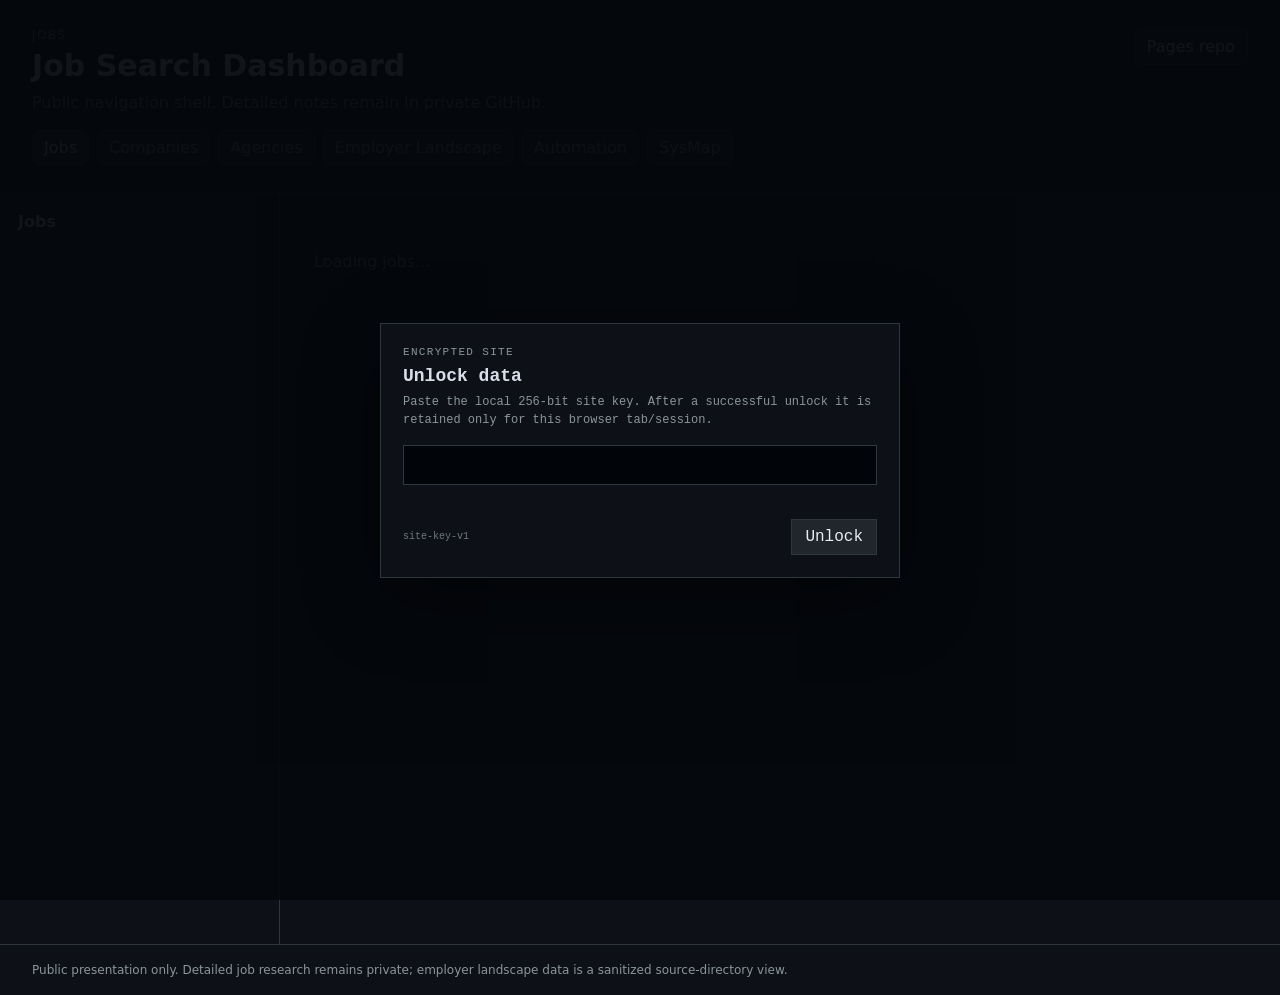
<file: index.html>
<!doctype html>
<html lang="en">
<head>
  <meta charset="utf-8">
  <meta name="viewport" content="width=device-width, initial-scale=1">
  <title>Jobs Dashboard</title>
  <meta name="description" content="Job dashboard linking to authenticated private GitHub resources.">
  <link rel="stylesheet" href="assets/style.css">
</head>
<body>
  <header class="site-header">
    <div>
      <p class="eyebrow">jobs</p>
      <h1>Job Search Dashboard</h1>
      <p class="subtle">Public navigation shell. Detailed notes remain in private GitHub.</p>
      <nav class="site-nav" aria-label="Site sections">
        <a class="site-nav-link active" href="./">Jobs</a>
        <a class="site-nav-link" href="companies/">Companies</a>
        <a class="site-nav-link" href="agencies/">Agencies</a>
        <a class="site-nav-link" href="employers/">Employer Landscape</a>
        <a class="site-nav-link" href="automation/">Automation</a>
        <a class="site-nav-link" href="sysmap/">SysMap</a>
      </nav>
    </div>
    <a class="repo-link" href="https://github.com/0xF00115h/jobs_public_pages">Pages repo</a>
  </header>

  <main class="layout">
    <aside class="jobs-panel" aria-label="Jobs">
      <div class="panel-title">Jobs</div>
      <nav id="job-list" class="job-list"></nav>
    </aside>

    <section class="content-panel">
      <div id="empty-state" class="empty-state">Loading jobs…</div>
      <article id="job-view" hidden>
        <div class="job-heading">
          <div>
            <p id="job-company" class="eyebrow"></p>
            <h2 id="job-title"></h2>
            <p id="job-meta" class="subtle"></p>
          </div>
          <div id="job-status" class="status"></div>
        </div>

        <div class="notice">
          These links point into the private <code>jobsearch</code> repository. GitHub will show them only when your signed-in account has access.
        </div>

        <nav id="section-tabs" class="tabs" aria-label="Job sections"></nav>
        <section id="section-content" class="section-content"></section>
      </article>
    </section>
  </main>

  <footer>
    Public presentation only. Detailed job research remains private; employer landscape data is a sanitized source-directory view.
  </footer>

  <script src="assets/secure-data.js?v=20260828-encrypted-site"></script>
  <script src="assets/app.js"></script>
</body>
</html>
</file>
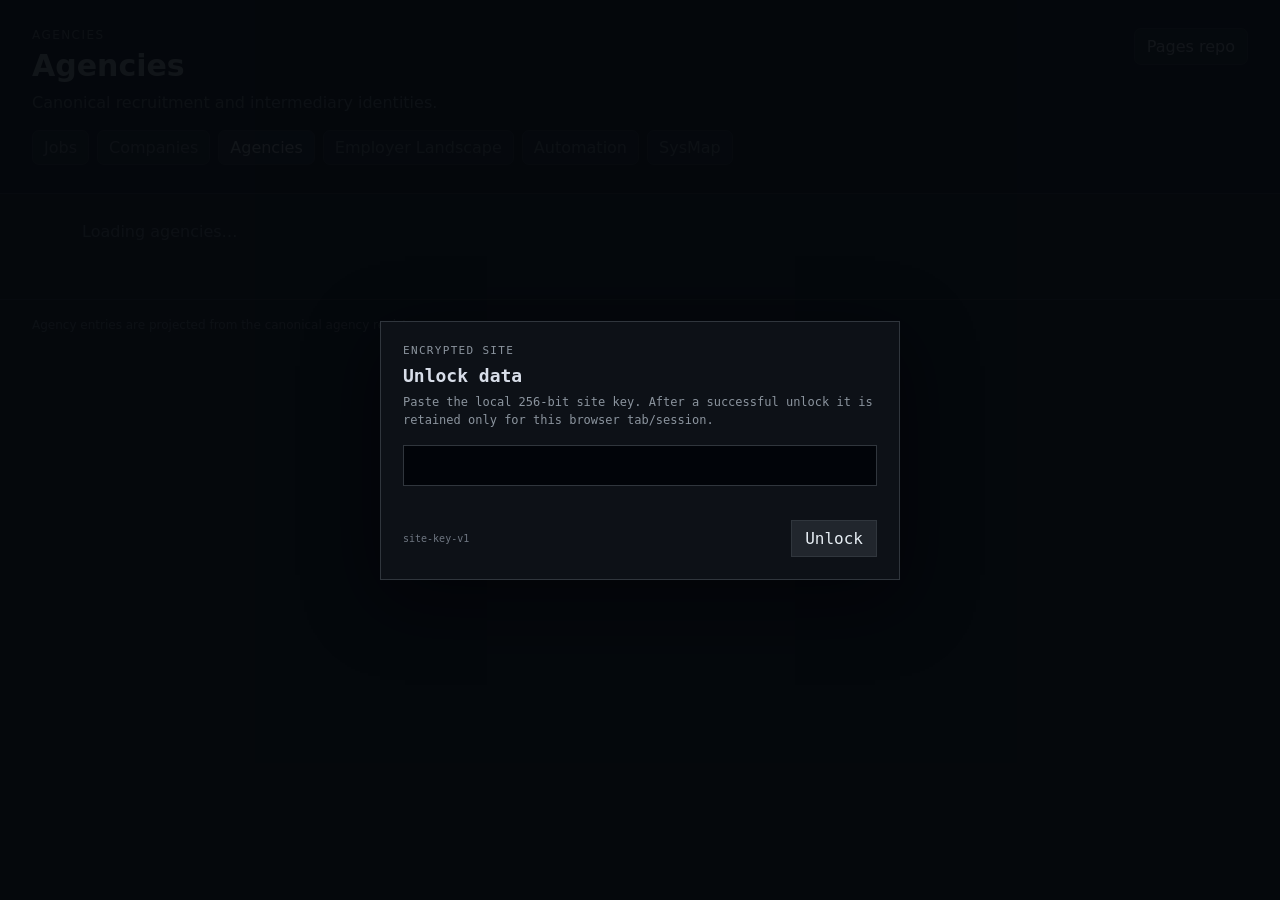
<file: agencies/index.html>
<!doctype html>
<html lang="en">
<head>
  <meta charset="utf-8">
  <meta name="viewport" content="width=device-width, initial-scale=1">
  <title>Agencies</title>
  <meta name="description" content="Canonical recruitment and intermediary agencies.">
  <link rel="stylesheet" href="../assets/style.css">
</head>
<body>
  <header class="site-header">
    <div>
      <p class="eyebrow">agencies</p>
      <h1>Agencies</h1>
      <p class="subtle">Canonical recruitment and intermediary identities.</p>
      <nav class="site-nav" aria-label="Site sections">
        <a class="site-nav-link" href="../">Jobs</a>
        <a class="site-nav-link" href="../companies/">Companies</a>
        <a class="site-nav-link active" href="./">Agencies</a>
        <a class="site-nav-link" href="../employers/">Employer Landscape</a>
        <a class="site-nav-link" href="../automation/">Automation</a>
        <a class="site-nav-link" href="../sysmap/">SysMap</a>
      </nav>
    </div>
    <a class="repo-link" href="https://github.com/0xF00115h/jobs_public_pages">Pages repo</a>
  </header>

  <main class="landscape-shell">
    <section aria-label="Canonical agencies">
      <div id="agency-summary" class="subtle">Loading agencies…</div>
      <div id="agency-grid" class="employer-grid" style="margin-top:18px"></div>
    </section>
  </main>

  <footer>Agency entries are projected from the canonical agency registry.</footer>

  <script src="../assets/secure-data.js?v=20260903-agencies"></script>
  <script src="../assets/agencies.js?v=20260903-agencies"></script>
</body>
</html>
</file>
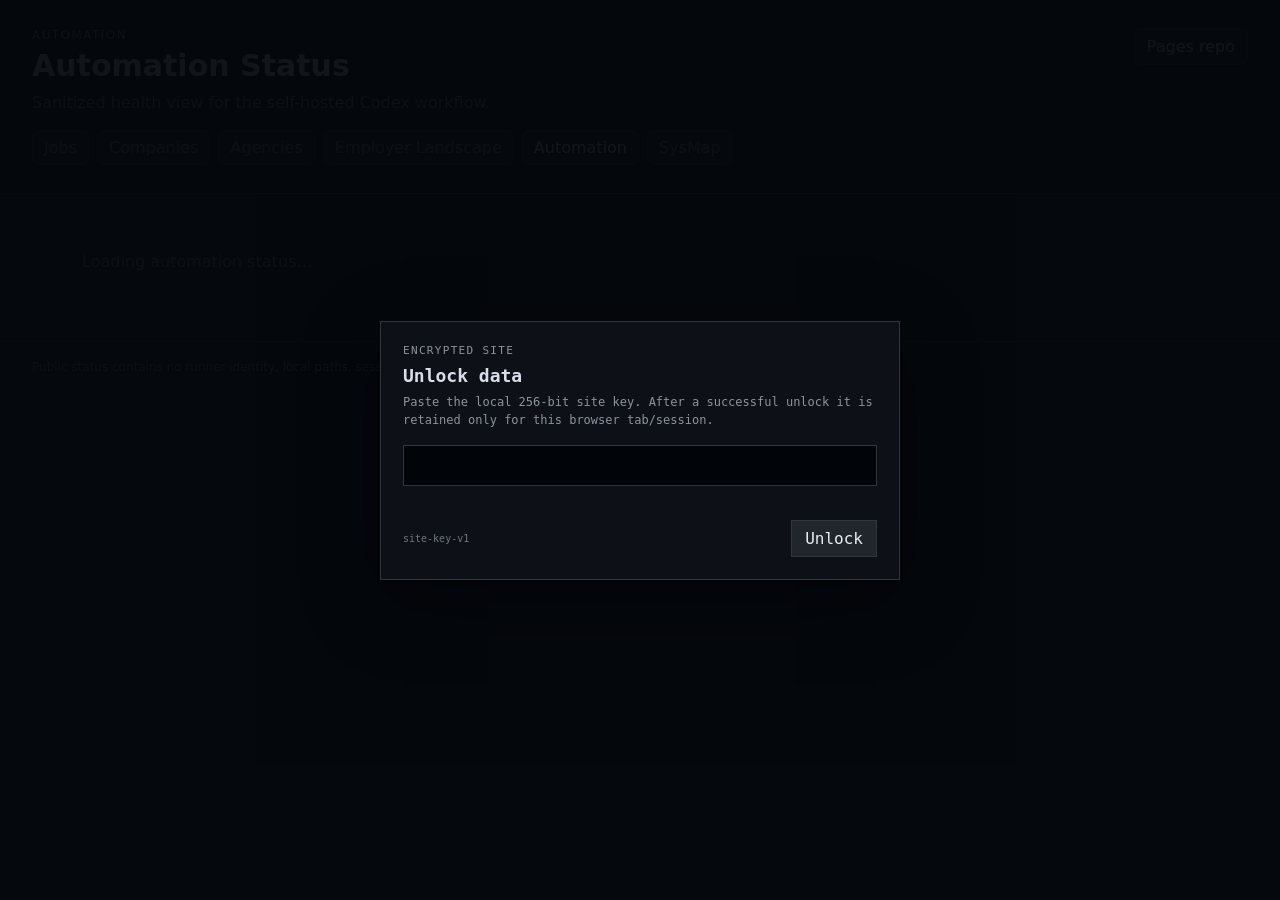
<file: automation/index.html>
<!doctype html>
<html lang="en">
<head>
  <meta charset="utf-8">
  <meta name="viewport" content="width=device-width, initial-scale=1">
  <title>Automation Status</title>
  <meta name="description" content="Sanitized status for job-search automation and Codex runner health.">
  <link rel="stylesheet" href="../assets/style.css">
</head>
<body>
  <header class="site-header">
    <div>
      <p class="eyebrow">automation</p>
      <h1>Automation Status</h1>
      <p class="subtle">Sanitized health view for the self-hosted Codex workflow.</p>
      <nav class="site-nav" aria-label="Site sections">
        <a class="site-nav-link" href="../">Jobs</a>
        <a class="site-nav-link" href="../companies/">Companies</a>
        <a class="site-nav-link" href="../agencies/">Agencies</a>
        <a class="site-nav-link" href="../employers/">Employer Landscape</a>
        <a class="site-nav-link active" href="./">Automation</a>
        <a class="site-nav-link" href="../sysmap/">SysMap</a>
      </nav>
    </div>
    <a class="repo-link" href="https://github.com/0xF00115h/jobs_public_pages">Pages repo</a>
  </header>

  <main class="landscape-shell">
    <section id="automation-status" aria-label="Codex runner status">
      <div class="empty-state">Loading automation status…</div>
    </section>
  </main>

  <footer>
    Public status contains no runner identity, local paths, session IDs, tokens, credentials, or usage details.
  </footer>

  <script src="../assets/secure-data.js?v=20260828-encrypted-site"></script>
  <script src="../assets/automation.js"></script>
</body>
</html>
</file>
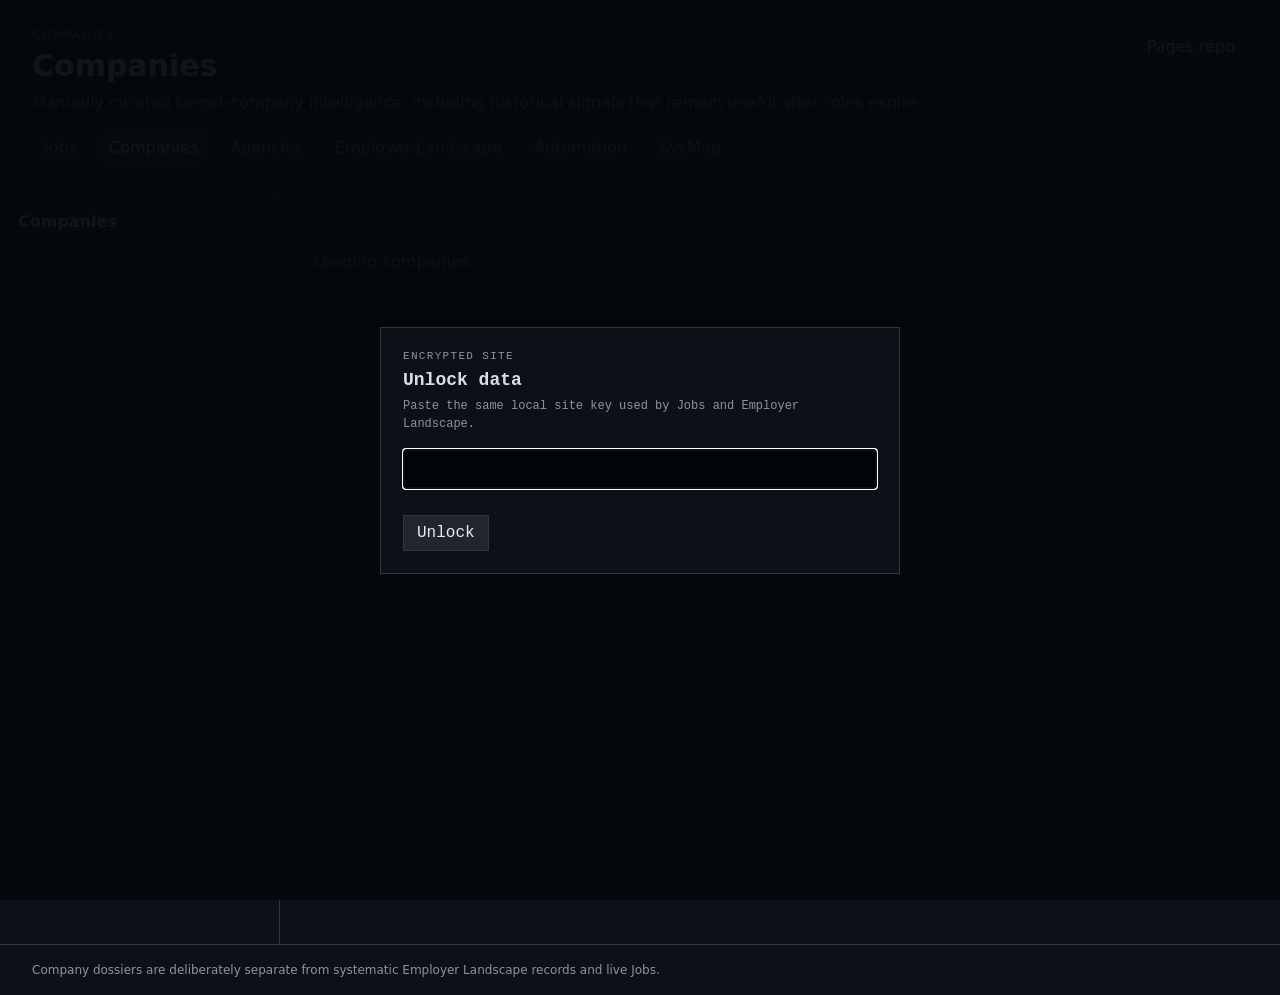
<file: companies/index.html>
<!doctype html>
<html lang="en">
<head>
  <meta charset="utf-8">
  <meta name="viewport" content="width=device-width, initial-scale=1">
  <title>Companies</title>
  <meta name="description" content="Curated company intelligence dossiers.">
  <link rel="stylesheet" href="../assets/style.css">
</head>
<body>
  <header class="site-header">
    <div>
      <p class="eyebrow">companies</p>
      <h1>Companies</h1>
      <p class="subtle">Manually curated target-company intelligence, including historical signals that remain useful after roles expire.</p>
      <nav class="site-nav" aria-label="Site sections">
        <a class="site-nav-link" href="../">Jobs</a>
        <a class="site-nav-link active" href="./">Companies</a>
        <a class="site-nav-link" href="../agencies/">Agencies</a>
        <a class="site-nav-link" href="../employers/">Employer Landscape</a>
        <a class="site-nav-link" href="../automation/">Automation</a>
        <a class="site-nav-link" href="../sysmap/">SysMap</a>
      </nav>
    </div>
    <a class="repo-link" href="https://github.com/0xF00115h/jobs_public_pages">Pages repo</a>
  </header>

  <main class="layout">
    <aside class="jobs-panel" aria-label="Companies">
      <div class="panel-title">Companies</div>
      <nav id="company-list" class="job-list"></nav>
    </aside>

    <section class="content-panel">
      <div id="empty-state" class="empty-state">Loading companies…</div>
      <article id="company-view" hidden>
        <div class="job-heading">
          <div>
            <p id="company-location" class="eyebrow"></p>
            <h2 id="company-name"></h2>
          </div>
          <div id="company-status" class="status"></div>
        </div>
        <div class="notice">Curated company intelligence is not a live-vacancy feed. Historical evidence is retained when it remains useful and is labelled accordingly.</div>
        <nav id="section-tabs" class="tabs" aria-label="Company sections"></nav>
        <section id="section-content" class="section-content"></section>
      </article>
    </section>
  </main>

  <footer>Company dossiers are deliberately separate from systematic Employer Landscape records and live Jobs.</footer>
  <script src="../assets/secure-companies-data.js?v=20260831-companies"></script>
  <script src="../assets/companies.js?v=20260831-companies"></script>
</body>
</html>
</file>
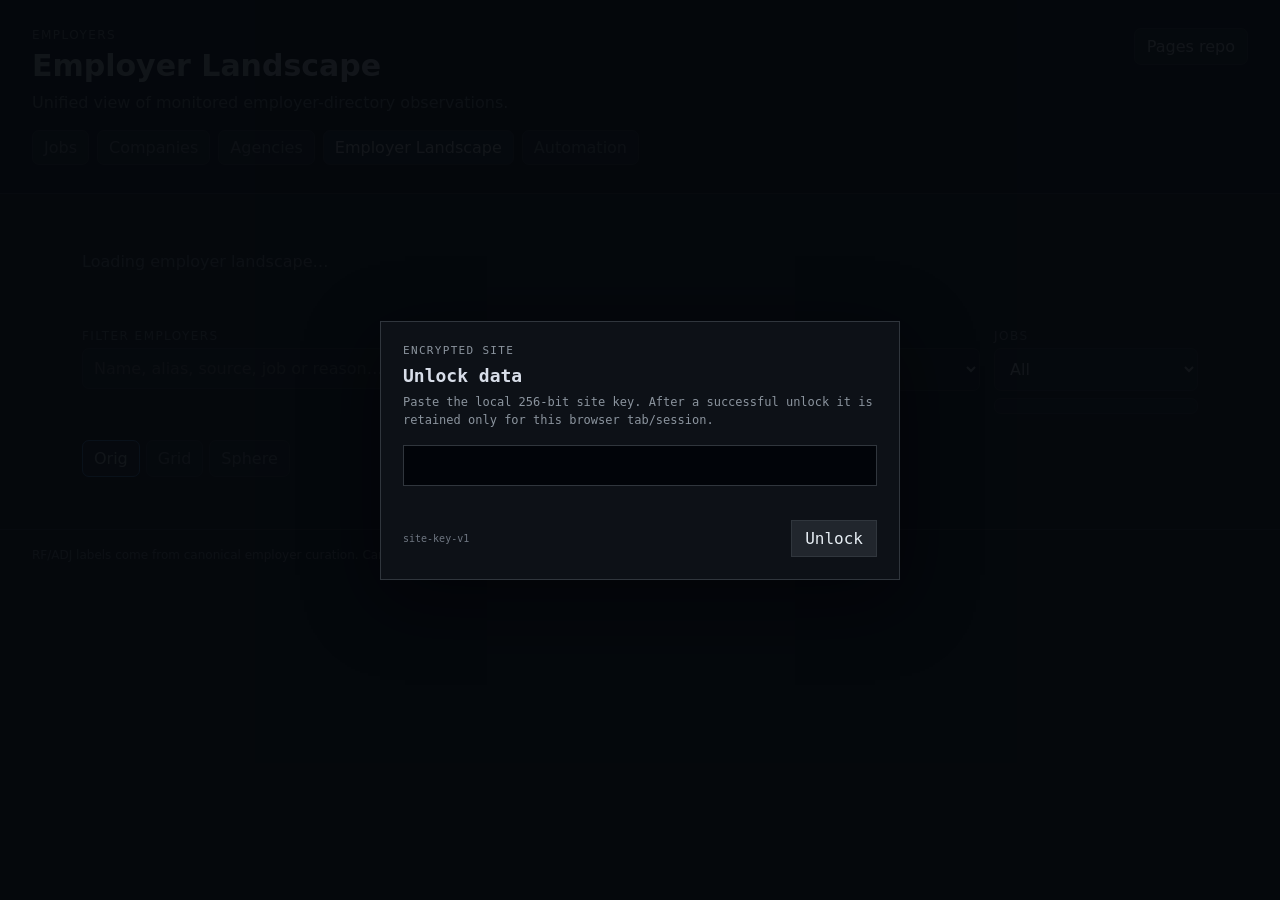
<file: employers/index.html>
<!doctype html>
<html lang="en">
<head>
  <meta charset="utf-8">
  <meta name="viewport" content="width=device-width, initial-scale=1">
  <title>Employer Landscape</title>
  <meta name="description" content="Employer landscape derived from monitored UK engineering and technology directories.">
  <link rel="stylesheet" href="../assets/style.css?v=20260827-canonical-relevance">
  <link rel="stylesheet" href="../assets/employer-sphere-v4.css?v=20260827-fixed-atlas">
  <link rel="stylesheet" href="../assets/employer-card-terminal.css?v=20260827-active-description">
  <style>
    #employer-advanced.sphere-persistent-details .sphere-details > .close { display: none !important; }
    #employer-advanced .sphere-stage > .employer-activity {
      position: absolute;
      left: 12px;
      top: 52px;
      width: min(290px, calc(100% - 24px));
      max-height: 46%;
      overflow: auto;
      z-index: 9;
      margin: 0;
      background: rgba(13,17,23,.9);
      backdrop-filter: blur(5px);
      box-shadow: 0 10px 28px rgba(0,0,0,.28);
      touch-action: auto;
      user-select: text;
    }
    .employer-assessment { margin: 8px 0; padding: 9px 10px; border: 1px solid var(--border); border-radius: 8px; }
    .employer-assessment-title { margin: 0 0 7px; font-size: 10px; font-weight: 760; letter-spacing: .09em; text-transform: uppercase; opacity: .72; }
    .employer-assessment-grid { display: grid; gap: 5px; }
    .employer-assessment-row { display: grid; grid-template-columns: 76px minmax(70px, 1fr) auto; gap: 7px; align-items: center; font-size: 11px; line-height: 1.2; }
    .employer-assessment-label { opacity: .78; }
    .employer-assessment-value { white-space: nowrap; font-variant-numeric: tabular-nums; }
    .employer-assessment-bar { display: grid; gap: 3px; min-width: 70px; }
    .employer-assessment-bar.seg-3 { grid-template-columns: repeat(3, 1fr); }
    .employer-assessment-bar.seg-4 { grid-template-columns: repeat(4, 1fr); }
    .employer-assessment-bar.seg-5 { grid-template-columns: repeat(5, 1fr); }
    .employer-assessment-seg { height: 6px; border: 1px solid var(--border); border-radius: 2px; background: transparent; }
    .employer-assessment-seg.on { background: currentColor; opacity: .76; }
    .employer-assessment p { margin: 7px 0 0; }
    @media (max-width: 760px) {
      #employer-advanced .sphere-stage > .employer-activity { left: 8px; top: 50px; width: min(250px, calc(100% - 16px)); max-height: 38%; }
    }
    @media (max-width: 520px) {
      #employer-advanced .sphere-stage > .employer-activity { right: 8px; width: auto; max-height: 34%; }
      .employer-assessment-row { grid-template-columns: 70px minmax(60px, 1fr) auto; gap: 5px; }
    }
  </style>
</head>
<body>
  <header class="site-header">
    <div>
      <p class="eyebrow">employers</p>
      <h1>Employer Landscape</h1>
      <p class="subtle">Unified view of monitored employer-directory observations.</p>
      <nav class="site-nav" aria-label="Site sections">
        <a class="site-nav-link" href="../">Jobs</a>
        <a class="site-nav-link" href="../companies/">Companies</a>
        <a class="site-nav-link" href="../agencies/">Agencies</a>
        <a class="site-nav-link active" href="./">Employer Landscape</a>
        <a class="site-nav-link" href="../automation/">Automation</a>
      </nav>
    </div>
    <a class="repo-link" href="https://github.com/0xF00115h/jobs_public_pages">Pages repo</a>
  </header>

  <main class="landscape-shell">
    <section id="landscape-summary" class="landscape-summary" aria-label="Latest crawl summary">
      <div class="empty-state">Loading employer landscape…</div>
    </section>

    <section class="landscape-controls" aria-label="Employer filters">
      <label class="search-field">
        <span class="eyebrow">Filter employers</span>
        <input id="employer-search" type="search" placeholder="Name, alias, source, job or reason…" autocomplete="off">
      </label>
      <label class="source-filter">
        <span class="eyebrow">Source</span>
        <select id="source-filter"><option value="">All sources</option></select>
      </label>
      <label class="source-filter">
        <span class="eyebrow">Scope / relevance</span>
        <select id="scope-filter">
          <option value="rf_adj" selected>RF + ADJ</option>
          <option value="rf_core">RF</option>
          <option value="engineering_adjacent">ADJ</option>
          <option value="">All records</option>
          <option value="unresolved">Unresolved / outside canonical</option>
        </select>
      </label>
      <label class="source-filter">
        <span class="eyebrow">Jobs</span>
        <select id="jobs-filter">
          <option value="">All</option>
          <option value="matched">Matched</option>
          <option value="matched_resonators">Match + Resonators</option>
          <option value="resonators">Resonators</option>
          <option value="has_jobs">Has jobs</option>
          <option value="has_uk_jobs">Has UK jobs</option>
          <option value="no_jobs">No current jobs</option>
        </select>
      </label>
    </section>

    <section>
      <div class="landscape-viewbar" aria-label="Landscape view">
        <div class="landscape-view-switch" role="group" aria-label="View mode">
          <button type="button" id="view-orig" class="landscape-view-button active" aria-pressed="true">Orig</button>
          <button type="button" id="view-grid" class="landscape-view-button" aria-pressed="false">Grid</button>
          <button type="button" id="view-sphere" class="landscape-view-button" aria-pressed="false">Sphere</button>
        </div>
        <div id="landscape-count" class="subtle landscape-count"></div>
      </div>

      <div id="employer-grid" class="employer-grid"></div>
      <div id="employer-advanced" hidden></div>
    </section>
  </main>

  <footer>
    RF/ADJ labels come from canonical employer curation. Careers research and employer assessment remain separate derived observations.
  </footer>

  <script src="../assets/secure-data.js?v=20260828-encrypted-site"></script>
  <script src="../assets/employer-match-cards.js?v=20260828-match-cards"></script>
  <script src="../assets/employer-sphere-v4.js?v=20260827-fixed-atlas"></script>
  <script src="../assets/employer-card-terminal.js?v=20260827-active-description"></script>
  <script src="../assets/employer-pointer-click-fix.js?v=20260828-desktop-click"></script>
  <script src="../assets/employers.js?v=20260830-match-resonator-filters"></script>
  <script src="../assets/employer-experience.js?v=20260830-activity-journeys"></script>
  <script>
    (() => {
      const advanced = document.getElementById('employer-advanced');
      const sphereButton = document.getElementById('view-sphere');
      const summary = document.getElementById('landscape-summary');
      if (!advanced || !sphereButton) return;

      const sphereActive = () => sphereButton.getAttribute('aria-pressed') === 'true';
      let scheduled = false;

      function dockActivity() {
        const panel = document.getElementById('employer-activity');
        if (!panel) return;
        if (!panel.dataset.dockWired) {
          panel.dataset.dockWired = 'true';
          panel.addEventListener('pointerdown', event => event.stopPropagation());
          panel.addEventListener('wheel', event => event.stopPropagation(), { passive: true });
        }
        if (sphereActive()) {
          const stage = advanced.querySelector('.sphere-stage');
          if (stage && panel.parentElement !== stage) stage.appendChild(panel);
        } else if (summary && panel.previousElementSibling !== summary) {
          summary.after(panel);
        }
      }

      function seedSphereDetails() {
        scheduled = false;
        advanced.classList.toggle('sphere-persistent-details', sphereActive());
        dockActivity();
        if (!sphereActive()) return;

        const details = advanced.querySelector('.sphere-details');
        if (!details || details.classList.contains('open')) return;

        const visibleCards = [...advanced.querySelectorAll('.sphere-employer:not(.filtered)')];
        const firstMatched = visibleCards.find(card => card.querySelector('.sphere-match-dot'));
        (firstMatched || visibleCards[0])?.click();
      }

      function scheduleSeed() {
        if (scheduled) return;
        scheduled = true;
        requestAnimationFrame(seedSphereDetails);
      }

      sphereButton.addEventListener('click', scheduleSeed);
      document.getElementById('view-grid')?.addEventListener('click', scheduleSeed);
      document.getElementById('view-orig')?.addEventListener('click', scheduleSeed);

      advanced.addEventListener('click', event => {
        if (!sphereActive()) return;
        if (!event.target.closest('.sphere-stage')) return;
        if (event.target.closest('.sphere-employer, .sphere-details, .employer-activity, .sphere-filter-step-controls')) return;
        event.stopImmediatePropagation();
      }, true);

      new MutationObserver(scheduleSeed).observe(advanced, { childList: true, subtree: true });
      if (summary?.parentElement) new MutationObserver(scheduleSeed).observe(summary.parentElement, { childList: true });
      scheduleSeed();
    })();

    (() => {
      const escape = value => String(value ?? '').replace(/[&<>"']/g, ch => ({'&':'&amp;','<':'&lt;','>':'&gt;','"':'&quot',"'":'&#39;'}[ch]));
      const sizeLevel = {micro:1, small:2, medium:3, large:4, very_large:5};
      const militaryLevel = {none:0, some:1, significant:2, primarily_defence:4, unknown:0};
      const confidenceLevel = {low:1, medium:2, high:3};
      const militaryLabel = {none:'none', some:'some', significant:'significant', primarily_defence:'defence', unknown:'unknown'};
      let scheduled = false;

      function bar(level, segments) {
        const safe = Math.max(0, Math.min(segments, Number(level) || 0));
        return `<span class="employer-assessment-bar seg-${segments}" aria-hidden="true">${Array.from({length:segments}, (_, i) => `<span class="employer-assessment-seg${i < safe ? ' on' : ''}"></span>`).join('')}</span>`;
      }

      function row(label, level, segments, value) {
        return `<div class="employer-assessment-row"><span class="employer-assessment-label">${escape(label)}</span>${bar(level, segments)}<span class="employer-assessment-value">${escape(value)}</span></div>`;
      }

      function decorateAssessments() {
        scheduled = false;
        if (typeof state === 'undefined' || !state.data) return;
        const rows = state.data.employers || [];
        const byId = new Map(rows.filter(e => e.canonical_id).map(e => [String(e.canonical_id), e]));
        for (const card of document.querySelectorAll('.employer-card[data-employer-canonical-id]')) {
          if (card.querySelector('.employer-assessment')) continue;
          const employer = byId.get(card.dataset.employerCanonicalId);
          const a = employer?.assessment;
          if (!a) continue;
          const count = a.employee_count_estimate == null ? 'unknown' : Number(a.employee_count_estimate).toLocaleString();
          const size = String(a.size_category || 'unknown');
          const military = String(a.military_exposure || 'unknown');
          const confidence = String(a.confidence || 'low');
          const pragmatic = Math.max(1, Math.min(5, Number(a.pragmatic_formal) || 3));
          const block = document.createElement('div');
          block.className = 'employer-assessment';
          block.innerHTML = `<div class="employer-assessment-title">Assessment</div><div class="employer-assessment-grid">${row('Pragmatic', pragmatic, 5, `${pragmatic} / 5`)}${row('Military', militaryLevel[military] ?? 0, 4, militaryLabel[military] || military)}${row('Size', sizeLevel[size] ?? 0, 5, `${size.replace('_',' ')} · ${count}`)}${row('Confidence', confidenceLevel[confidence] ?? 1, 3, confidence)}</div><p class="research-meta">${escape(a.rationale)}</p>`;
          const head = card.querySelector('.employer-card-head');
          (head || card.firstChild)?.after(block);
        }
      }

      function schedule() {
        if (scheduled) return;
        scheduled = true;
        requestAnimationFrame(decorateAssessments);
      }

      new MutationObserver(schedule).observe(document.getElementById('employer-grid'), {childList:true, subtree:true});
      new MutationObserver(schedule).observe(document.getElementById('employer-advanced'), {childList:true, subtree:true});
      schedule();
    })();
  </script>
</body>
</html>
</file>
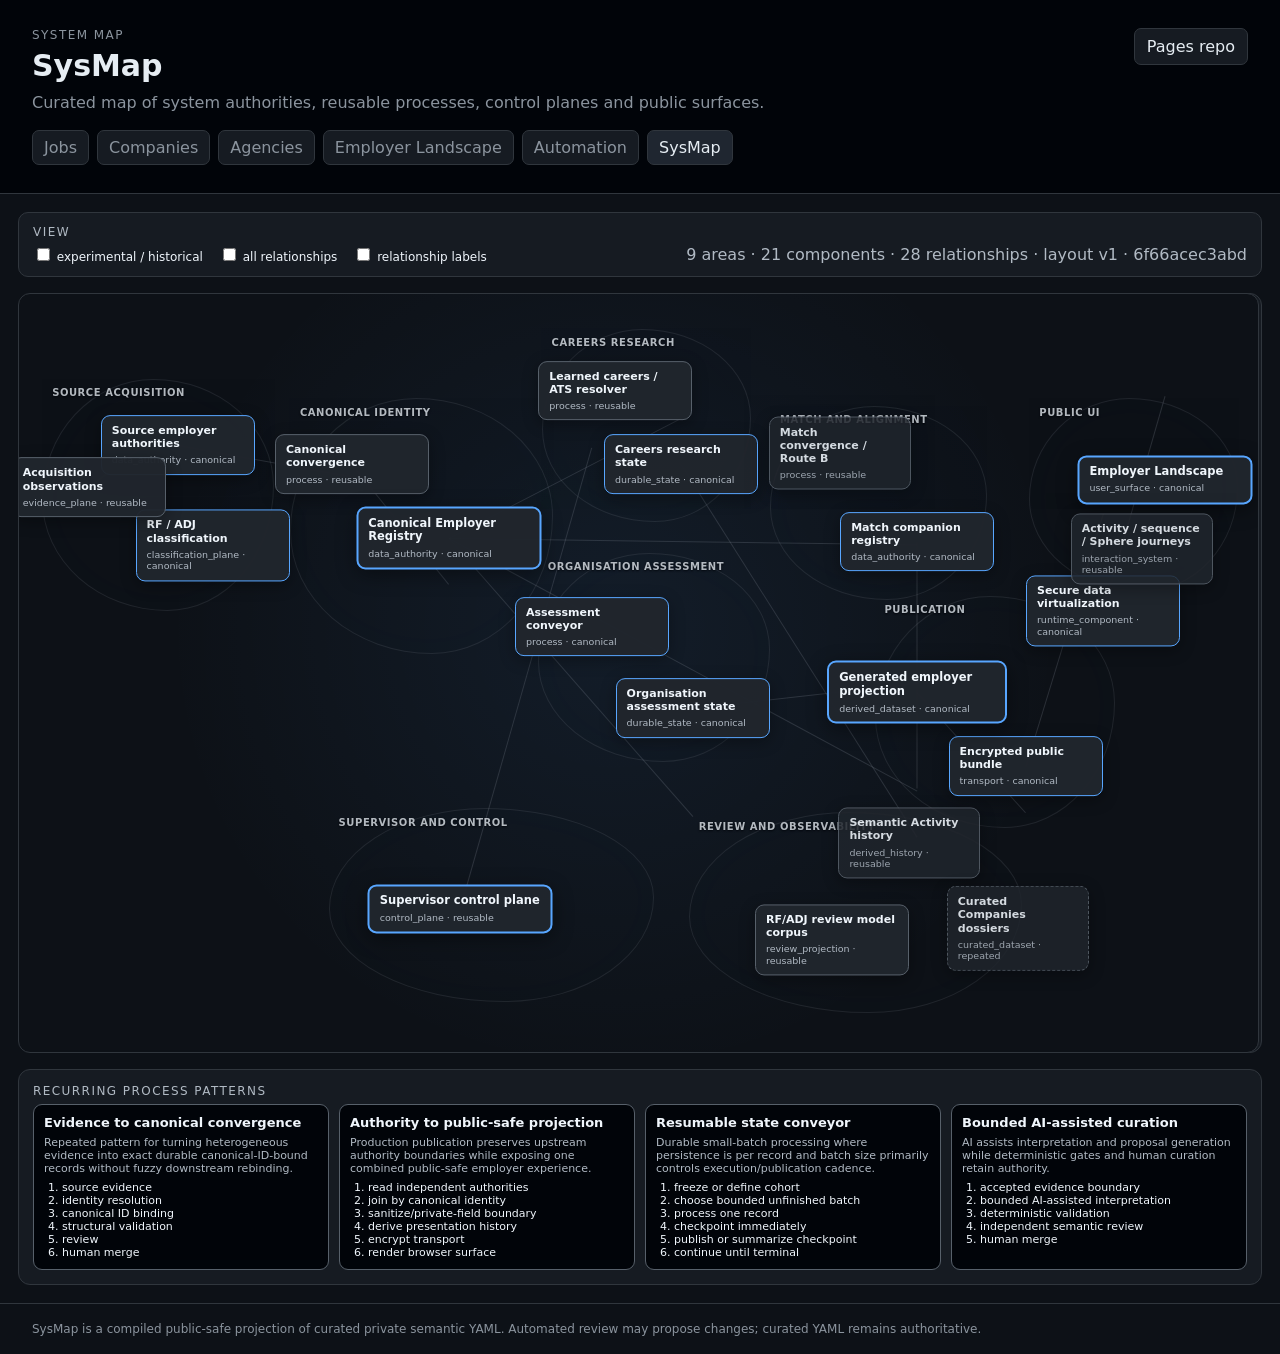
<file: sysmap/index.html>
<!doctype html>
<html lang="en">
<head>
  <meta charset="utf-8">
  <meta name="viewport" content="width=device-width, initial-scale=1">
  <title>SysMap</title>
  <meta name="description" content="Curated system map of jobsearch architecture, process maturity and relationships.">
  <link rel="stylesheet" href="../assets/style.css">
  <link rel="stylesheet" href="../assets/sysmap.css?v=20260831-v1">
</head>
<body>
  <header class="site-header">
    <div>
      <p class="eyebrow">system map</p>
      <h1>SysMap</h1>
      <p class="subtle">Curated map of system authorities, reusable processes, control planes and public surfaces.</p>
      <nav class="site-nav" aria-label="Site sections">
        <a class="site-nav-link" href="../">Jobs</a>
        <a class="site-nav-link" href="../companies/">Companies</a>
        <a class="site-nav-link" href="../agencies/">Agencies</a>
        <a class="site-nav-link" href="../employers/">Employer Landscape</a>
        <a class="site-nav-link" href="../automation/">Automation</a>
        <a class="site-nav-link active" href="./">SysMap</a>
      </nav>
    </div>
    <a class="repo-link" href="https://github.com/0xF00115h/jobs_public_pages">Pages repo</a>
  </header>

  <main class="sysmap-shell">
    <section class="sysmap-toolbar" aria-label="SysMap controls">
      <div>
        <p class="eyebrow">View</p>
        <div class="sysmap-toggle-row">
          <label><input id="sysmap-show-historical" type="checkbox"> experimental / historical</label>
          <label><input id="sysmap-show-all-relationships" type="checkbox"> all relationships</label>
          <label><input id="sysmap-show-labels" type="checkbox"> relationship labels</label>
        </div>
      </div>
      <div id="sysmap-summary" class="subtle">Loading SysMap…</div>
    </section>

    <section class="sysmap-layout">
      <div id="sysmap-canvas" class="sysmap-canvas" aria-label="System topology"></div>
      <aside id="sysmap-detail" class="sysmap-detail" aria-label="Selected component">
        <div class="empty-state">Select a component to inspect it. The resting view shows only the architectural backbone; selection reveals local relationships.</div>
      </aside>
    </section>

    <section class="sysmap-patterns" aria-label="Reusable process patterns">
      <p class="eyebrow">Recurring process patterns</p>
      <div id="sysmap-pattern-list" class="sysmap-pattern-list"></div>
    </section>
  </main>

  <footer>
    SysMap is a compiled public-safe projection of curated private semantic YAML. Automated review may propose changes; curated YAML remains authoritative.
  </footer>
  <script src="../assets/sysmap.js?v=20260831-v1"></script>
</body>
</html>
</file>
<file: assets/style.css>
:root{--bg:#0d1117;--panel:#161b22;--panel2:#1f2630;--border:#30363d;--text:#e6edf3;--muted:#8b949e;--accent:#58a6ff}*{box-sizing:border-box}body{margin:0;font-family:Inter,ui-sans-serif,system-ui,-apple-system,BlinkMacSystemFont,"Segoe UI",sans-serif;background:var(--bg);color:var(--text)}a{color:var(--accent);text-decoration:none}a:hover{text-decoration:underline}.site-header{display:flex;justify-content:space-between;gap:24px;align-items:flex-start;padding:28px 32px;border-bottom:1px solid var(--border);background:#010409}h1,h2,h3{margin:0 0 10px}h1{font-size:30px}h2{font-size:26px}h3{font-size:18px}.eyebrow{margin:0 0 6px;text-transform:uppercase;letter-spacing:.12em;font-size:12px;color:var(--muted)}.subtle{margin:0;color:var(--muted)}.repo-link{border:1px solid var(--border);border-radius:7px;padding:8px 12px;color:var(--text);background:var(--panel)}.site-nav{display:flex;gap:8px;margin-top:18px;flex-wrap:wrap}.site-nav-link{border:1px solid var(--border);border-radius:7px;padding:7px 11px;color:var(--muted);background:var(--panel)}.site-nav-link.active{color:var(--text);background:var(--panel2)}.layout{display:grid;grid-template-columns:280px minmax(0,1fr);min-height:calc(100vh - 150px)}.jobs-panel{border-right:1px solid var(--border);padding:18px}.panel-title{font-weight:700;margin-bottom:12px}.job-list{display:flex;flex-direction:column;gap:8px}.job-button{display:block;width:100%;text-align:left;border:1px solid transparent;background:transparent;color:var(--text);border-radius:8px;padding:12px;cursor:pointer}.job-button:hover{background:var(--panel)}.job-button.active{background:var(--panel2);border-color:var(--border)}.job-button .company{font-size:12px;color:var(--muted);display:block;margin-bottom:4px}.job-button .title{font-weight:650;display:block}.job-button .meta{font-size:12px;color:var(--muted);display:block;margin-top:5px}.content-panel{padding:28px 34px;max-width:1000px;width:100%}.empty-state{color:var(--muted);padding:30px 0}.job-heading,.landscape-heading{display:flex;justify-content:space-between;align-items:flex-start;gap:24px;margin-bottom:18px}.status{padding:6px 10px;border-radius:999px;border:1px solid var(--border);font-size:12px;white-space:nowrap}.notice{background:var(--panel);border:1px solid var(--border);border-radius:9px;padding:14px 16px;margin-bottom:20px;color:var(--muted);line-height:1.5}.tabs{display:flex;gap:6px;flex-wrap:wrap;border-bottom:1px solid var(--border);margin-bottom:20px}.tab{border:none;background:transparent;color:var(--muted);padding:10px 12px;cursor:pointer;border-bottom:2px solid transparent}.tab:hover{color:var(--text)}.tab.active{color:var(--text);border-bottom-color:var(--accent)}.resource-card,.employer-card{background:var(--panel);border:1px solid var(--border);border-radius:9px;padding:18px 20px}.resource-card{margin:0 0 16px}.resource-card>p{margin:0 0 12px;color:var(--muted);line-height:1.55}.generated-content{line-height:1.62}.generated-content p{margin:0 0 13px}.generated-content h3,.generated-content h4,.generated-content h5{margin:18px 0 8px}.generated-content ul,.generated-content ol{margin:6px 0 14px;padding-left:24px}.generated-content li{margin:4px 0}.generated-content code{background:#0d1117;border:1px solid var(--border);border-radius:4px;padding:1px 4px}.links{display:flex;flex-wrap:wrap;gap:8px}.source-links{margin-top:16px;padding-top:14px;border-top:1px solid var(--border)}.pill-link{display:inline-block;border:1px solid var(--border);border-radius:999px;padding:7px 11px;background:#0d1117}.landscape-shell{max-width:1180px;margin:0 auto;padding:28px 32px 40px}.landscape-summary{margin-bottom:24px}.metric-grid{display:grid;grid-template-columns:repeat(auto-fit,minmax(150px,1fr));gap:10px;margin:18px 0}.metric{border:1px solid var(--border);background:var(--panel);border-radius:9px;padding:14px}.metric-value{display:block;font-size:24px;font-weight:700}.metric-label{display:block;color:var(--muted);font-size:12px;margin-top:3px}.boundary-note{margin-top:12px;line-height:1.5}.research-summary-line{margin-top:6px}.landscape-controls{display:grid;grid-template-columns:minmax(260px,1.4fr) minmax(160px,.8fr) minmax(230px,1fr) minmax(160px,.75fr);gap:14px;margin:22px 0}.search-field,.source-filter{display:block}.search-field input,.source-filter select{width:100%;margin-top:4px;padding:10px 11px;border:1px solid var(--border);border-radius:7px;background:var(--panel);color:var(--text);font:inherit}.landscape-count{margin-bottom:12px}.employer-grid{display:grid;grid-template-columns:repeat(auto-fit,minmax(280px,1fr));gap:12px}.employer-card-head{display:flex;justify-content:space-between;gap:14px;align-items:flex-start}.source-badges,.research-badges{display:flex;flex-wrap:wrap;gap:6px}.source-badge,.match-note,.research-badge{font-size:11px;border:1px solid var(--border);border-radius:999px;padding:4px 7px;color:var(--muted)}.match-note{white-space:nowrap}.research-badges{margin-top:12px}.research-current{color:#3fb950;border-color:#2ea043}.research-stale{color:#d29922;border-color:#9e6a03}.research-unchecked{color:var(--muted)}.research-jobs{color:#58a6ff;border-color:#1f6feb}.research-uk{color:#a371f7;border-color:#8957e5}.research-meta{font-size:12px;color:var(--muted);margin:9px 0 0}.normalised-key{font-family:ui-monospace,SFMono-Regular,Menlo,monospace;color:var(--muted);font-size:12px;margin:12px 0}.employer-card .links{margin-top:12px}.job-details{margin-top:12px;border-top:1px solid var(--border);padding-top:10px}.job-details summary{cursor:pointer;color:var(--accent);font-size:12px;font-weight:650}.job-details ul{list-style:none;margin:10px 0 0;padding:0;display:flex;flex-direction:column;gap:9px}.job-row{display:flex;flex-direction:column;gap:2px;padding:8px 0;border-bottom:1px solid var(--border)}.job-row:last-child{border-bottom:0}.job-row a{font-size:13px}.job-row span{font-size:11px;color:var(--muted)}.quota-section{margin:22px 0}.quota-row{background:var(--panel);border:1px solid var(--border);border-radius:9px;padding:14px 16px;margin:10px 0}.quota-head{display:flex;justify-content:space-between;gap:18px;align-items:center;margin-bottom:9px}.quota-head span{color:var(--muted);white-space:nowrap}.quota-row progress{display:block;width:100%;height:12px}.quota-reset{margin-top:7px;font-size:12px}.quota-credits{margin:10px 0 18px}footer{border-top:1px solid var(--border);color:var(--muted);font-size:12px;padding:18px 32px}@media(max-width:960px){.landscape-controls{grid-template-columns:1fr 1fr}}@media(max-width:760px){.site-header{padding:22px 18px}.layout{grid-template-columns:1fr}.jobs-panel{border-right:0;border-bottom:1px solid var(--border)}.job-list{display:grid;grid-template-columns:repeat(auto-fit,minmax(220px,1fr))}.content-panel,.landscape-shell{padding:22px 18px}.job-heading,.landscape-heading{flex-direction:column}.repo-link{display:none}.landscape-controls{grid-template-columns:1fr}.employer-grid{grid-template-columns:1fr}.quota-head{align-items:flex-start;flex-direction:column;gap:4px}}
</file>
<file: assets/employer-sphere-v4.css>
#employer-grid[hidden],#employer-advanced[hidden]{display:none!important}
.landscape-viewbar{display:flex;align-items:center;justify-content:space-between;gap:14px;margin-bottom:12px;flex-wrap:wrap}
.landscape-view-switch{display:flex;gap:6px}
.landscape-view-button,.sphere-control{border:1px solid var(--border);border-radius:7px;padding:8px 11px;color:var(--muted);background:var(--panel);font:inherit;cursor:pointer}
.landscape-view-button:hover,.sphere-control:hover{color:var(--text);background:var(--panel2)}
.landscape-view-button.active,.sphere-control.active{color:var(--text);border-color:var(--accent);background:var(--panel2)}
.landscape-view-button:focus-visible,.sphere-control:focus-visible,.sphere-stage:focus-visible{outline:2px solid var(--accent);outline-offset:2px}
.landscape-viewbar .landscape-count{margin:0}
.sphere-controls{display:flex;gap:8px;align-items:center;flex-wrap:wrap;margin:0 0 12px}.sphere-control-group{display:flex;gap:6px;align-items:center}.sphere-control-label{font-size:12px;color:var(--muted)}.sphere-zoom-readout{min-width:58px;padding-left:8px;padding-right:8px}
.sphere-stage{position:relative;height:min(76vh,820px);min-height:560px;overflow:hidden;border:1px solid var(--border);border-radius:12px;background:radial-gradient(circle at 50% 46%,rgba(255,255,255,.028),rgba(255,255,255,0) 48%),#010409;touch-action:none;user-select:none;cursor:grab}.sphere-stage.dragging{cursor:grabbing}
.sphere-scene{position:absolute;inset:0;perspective:1500px;perspective-origin:50% 50%;overflow:hidden}.sphere-camera{position:absolute;left:50%;top:50%;width:0;height:0;transform-style:preserve-3d;transform:scale(.42);transition:transform .28s cubic-bezier(.2,.75,.2,1)}.sphere-stage.nav-animating .sphere-camera{transition:none}.sphere-rotor{position:absolute;left:0;top:0;width:0;height:0;transform-style:preserve-3d;will-change:transform}
.sphere-employer{position:absolute;left:0;top:0;width:118px;height:72px;margin-left:-59px;margin-top:-36px;border:1px solid var(--border);border-radius:8px;background:rgba(22,27,34,.98);color:var(--text);padding:8px 9px;overflow:hidden;transform-style:preserve-3d;backface-visibility:hidden;transition:transform .72s cubic-bezier(.2,.72,.2,1),opacity .2s linear,border-color .15s linear,background .15s linear;will-change:transform,opacity;contain:layout paint style;text-align:left;cursor:pointer;font:inherit}.sphere-employer:hover,.sphere-employer.selected{border-color:var(--accent);background:var(--panel2);z-index:3}.sphere-employer.filtered{opacity:.055;pointer-events:none}.sphere-employer-name{display:block;font-size:11px;font-weight:700;line-height:1.15;white-space:nowrap;overflow:hidden;text-overflow:ellipsis;margin-bottom:5px}.sphere-employer-domain{display:block;font-size:8.5px;color:var(--muted);white-space:nowrap;overflow:hidden;text-overflow:ellipsis;margin-bottom:7px}.sphere-badges{display:flex;gap:4px;align-items:center;white-space:nowrap}.sphere-badge{border:1px solid var(--border);border-radius:999px;padding:2px 4px;font-size:7.5px;line-height:1;color:var(--muted)}.sphere-badge.rf{color:#58a6ff}.sphere-badge.adj{color:#a371f7}.sphere-badge.jobs{color:#3fb950}
.sphere-hud{position:absolute;left:12px;top:12px;display:flex;gap:7px;flex-wrap:wrap;pointer-events:none;z-index:8}.sphere-hud-chip{padding:5px 8px;border:1px solid var(--border);border-radius:999px;background:rgba(13,17,23,.82);color:var(--muted);font-size:11px;backdrop-filter:blur(4px)}.sphere-hint{position:absolute;left:12px;bottom:11px;color:var(--muted);font-size:11px;padding:5px 8px;border-radius:7px;background:rgba(13,17,23,.78);pointer-events:none;z-index:8}
.sphere-details{position:absolute;right:12px;top:12px;width:min(340px,calc(100% - 24px));max-height:calc(100% - 24px);overflow:auto;border:1px solid var(--border);border-radius:10px;background:rgba(13,17,23,.96);padding:15px;z-index:10;box-shadow:0 12px 32px rgba(0,0,0,.35);display:none;user-select:text}.sphere-details.open{display:block}.sphere-details .close{float:right;padding:5px 8px}.sphere-details .employer-card{border:0;padding:0;background:transparent}
.landscape-shell.advanced-view{max-width:1500px}
@media(max-width:760px){.sphere-stage{min-height:500px;height:72vh}.sphere-employer{width:108px;height:66px;margin-left:-54px;margin-top:-33px;padding:7px 8px}}
@media(prefers-reduced-motion:reduce){.sphere-employer,.sphere-camera{transition:none}}
</file>
<file: assets/employer-card-terminal.css>
.sphere-employer{isolation:isolate}
.sphere-employer-domain{display:none!important}
.sphere-employer-name,.sphere-badges{position:relative;z-index:2}
.sphere-employer-name{font-size:11.4px;font-weight:780;margin-bottom:4px;text-shadow:0 1px 1px rgba(1,4,9,.95)}
.sphere-badges{position:absolute;left:8px;right:8px;bottom:7px;display:flex;gap:4px;align-items:center;flex-wrap:wrap}
.sphere-badge{background:rgba(13,17,23,.62)}
.sphere-description-bg{position:absolute;inset:4px 5px;z-index:0;overflow:hidden;border-radius:5px;pointer-events:none;font-family:ui-monospace,SFMono-Regular,Menlo,Consolas,"Liberation Mono",monospace;font-size:6.15px;line-height:1.18;letter-spacing:.018em;text-align:left;color:rgba(151,59,66,.76);text-shadow:0 0 .45px rgba(151,59,66,.16)}
.sphere-description-static,.sphere-description-live{display:block;white-space:pre-wrap;overflow-wrap:anywhere;word-break:break-word}
.sphere-description-static::before,.sphere-description-live::before{content:"DESC: ";color:rgba(193,92,101,.9);font-weight:760}
.sphere-description-live{display:none}
.sphere-employer.description-live .sphere-description-static{display:none}
.sphere-employer.description-live .sphere-description-live{display:block}
.sphere-employer.description-live .sphere-description-live::after{content:"▌";color:rgba(208,99,109,.96);margin-left:1px}
.sphere-employer.filtered.description-live .sphere-description-live::after{display:none}
@media(max-width:760px){.sphere-description-bg{inset:4px;font-size:5.9px;line-height:1.16}.sphere-badges{left:7px;right:7px;bottom:6px}}
@media(prefers-reduced-motion:reduce){.sphere-employer.description-live .sphere-description-static{display:block}.sphere-employer.description-live .sphere-description-live{display:none}}
</file>
<file: assets/sysmap.css>
.sysmap-shell{--sysmap-fg:#f0f6fc;--sysmap-muted:#b1bac4;--sysmap-panel:#161b22;--sysmap-panel-strong:#21262d;--sysmap-canvas:#0d1117;--sysmap-deep:#010409;--sysmap-line:#8c959f;--sysmap-accent:#58a6ff;--sysmap-warn:#d29922;padding:18px;display:grid;gap:16px;color:var(--sysmap-fg)}.sysmap-toolbar{display:flex;justify-content:space-between;gap:16px;align-items:flex-end;border:1px solid var(--border);border-radius:10px;padding:12px 14px;background:var(--sysmap-panel);color:var(--sysmap-fg)}.sysmap-toolbar .subtle,.sysmap-toolbar .eyebrow{color:var(--sysmap-muted)}.sysmap-toggle-row{display:flex;gap:16px;flex-wrap:wrap;font-size:12px;color:var(--sysmap-fg)}.sysmap-toggle-row label{color:var(--sysmap-fg)}.sysmap-layout{display:grid;grid-template-columns:minmax(0,1fr) 340px;gap:16px;min-height:760px}.sysmap-canvas{position:relative;min-height:760px;aspect-ratio:1600/980;border:1px solid var(--border);border-radius:12px;overflow:hidden;background:radial-gradient(circle at 48% 44%,rgba(88,166,255,.08),transparent 58%),var(--sysmap-canvas);color:var(--sysmap-fg)}.sysmap-area{position:absolute;border:1px solid rgba(140,149,159,.62);border-radius:48% 52% 46% 54%/52% 46% 54% 48%;opacity:.24;pointer-events:none;box-shadow:inset 0 0 28px rgba(88,166,255,.025)}.sysmap-area-label{position:absolute;font-size:10px;font-weight:760;letter-spacing:.055em;text-transform:uppercase;color:#d8dee4;opacity:.82;pointer-events:none;text-shadow:0 1px 2px var(--sysmap-deep);z-index:2}.sysmap-node{appearance:none;position:absolute;transform:translate(-50%,-50%);width:154px;max-width:185px;padding:8px 10px;border:1px solid #57606a;border-radius:9px;background:rgba(33,38,45,.97);color:var(--sysmap-fg);box-shadow:0 4px 16px rgba(0,0,0,.33);font:inherit;font-size:11px;line-height:1.2;text-align:left;cursor:pointer;z-index:4;transition:opacity .15s ease,transform .15s ease,outline-color .15s ease}.sysmap-node.level-0{font-size:11.5px;border-width:2px;border-color:var(--sysmap-accent);box-shadow:0 5px 20px rgba(0,0,0,.42)}.sysmap-node.level-2{width:142px;opacity:.88}.sysmap-node.level-3{width:132px;opacity:.72}.sysmap-node:hover,.sysmap-node.selected{background:#30363d;color:#fff;outline:2px solid var(--sysmap-accent);outline-offset:2px;opacity:1;transform:translate(-50%,-50%) scale(1.02)}.sysmap-node:focus-visible{outline:3px solid var(--sysmap-accent);outline-offset:2px}.sysmap-node-name{font-weight:760;color:var(--sysmap-fg)}.sysmap-node-meta{margin-top:4px;color:var(--sysmap-muted);opacity:1;font-size:9.5px}.sysmap-node[data-maturity="one_off"],.sysmap-node[data-maturity="experiment"]{border-style:dotted;border-color:var(--sysmap-warn)}.sysmap-node[data-maturity="repeated"]{border-style:dashed}.sysmap-node[data-maturity="canonical"]{border-color:var(--sysmap-accent)}.sysmap-node[data-maturity="legacy"]{opacity:.52}.sysmap-edge{position:absolute;height:1px;background:rgba(140,149,159,.68);transform-origin:0 50%;opacity:.34;z-index:1;pointer-events:none}.sysmap-edge.active{height:2px;background:var(--sysmap-accent);opacity:.9;z-index:2}.sysmap-edge-label{position:absolute;transform:translate(-50%,-50%);font-size:9px;padding:2px 5px;border-radius:4px;background:var(--sysmap-deep);color:var(--sysmap-fg);border:1px solid #57606a;opacity:.9;z-index:3;pointer-events:none;box-shadow:0 1px 4px rgba(0,0,0,.35);white-space:nowrap}.sysmap-edge-label.active{border-color:var(--sysmap-accent);opacity:1}.sysmap-detail{border:1px solid var(--border);border-radius:12px;padding:14px;overflow:auto;background:var(--sysmap-panel);color:var(--sysmap-fg)}.sysmap-detail h2,.sysmap-detail h3,.sysmap-detail p,.sysmap-detail dd,.sysmap-detail li{color:var(--sysmap-fg)}.sysmap-detail .eyebrow,.sysmap-detail .empty-state{color:var(--sysmap-muted)}.sysmap-detail dl{display:grid;grid-template-columns:max-content 1fr;gap:6px 10px;font-size:12px}.sysmap-detail dt{color:var(--sysmap-muted);opacity:1}.sysmap-detail dd{margin:0}.sysmap-detail-list{margin:8px 0 0;padding-left:18px}.sysmap-patterns{border:1px solid var(--border);border-radius:12px;padding:14px;background:var(--sysmap-panel);color:var(--sysmap-fg)}.sysmap-patterns>.eyebrow{color:var(--sysmap-muted)}.sysmap-pattern-list{display:grid;grid-template-columns:repeat(auto-fit,minmax(240px,1fr));gap:10px}.sysmap-pattern{border:1px solid #57606a;border-radius:9px;padding:10px;background:var(--sysmap-deep);color:var(--sysmap-fg)}.sysmap-pattern h3{margin:0 0 6px;font-size:13px;color:var(--sysmap-fg)}.sysmap-pattern ol{margin:6px 0 0;padding-left:18px;font-size:11px;color:var(--sysmap-fg)}.sysmap-pattern p{font-size:11px;margin:6px 0 0;color:var(--sysmap-muted)}.sysmap-evidence{display:flex;gap:6px;flex-wrap:wrap;margin-top:10px}.sysmap-chip{font-size:10px;border:1px solid #57606a;border-radius:999px;padding:3px 6px;background:var(--sysmap-panel-strong);color:var(--sysmap-fg)}.sysmap-hidden{display:none!important}@media(max-width:1100px){.sysmap-layout{grid-template-columns:1fr}.sysmap-detail{min-height:220px}.sysmap-canvas{min-height:650px}}@media(max-width:760px){.sysmap-shell{padding:10px}.sysmap-toolbar{align-items:flex-start;flex-direction:column}.sysmap-canvas{min-width:900px;min-height:560px}.sysmap-layout{overflow-x:auto}.sysmap-node{width:138px;font-size:10px}.sysmap-node-meta{font-size:9px}}
</file>
